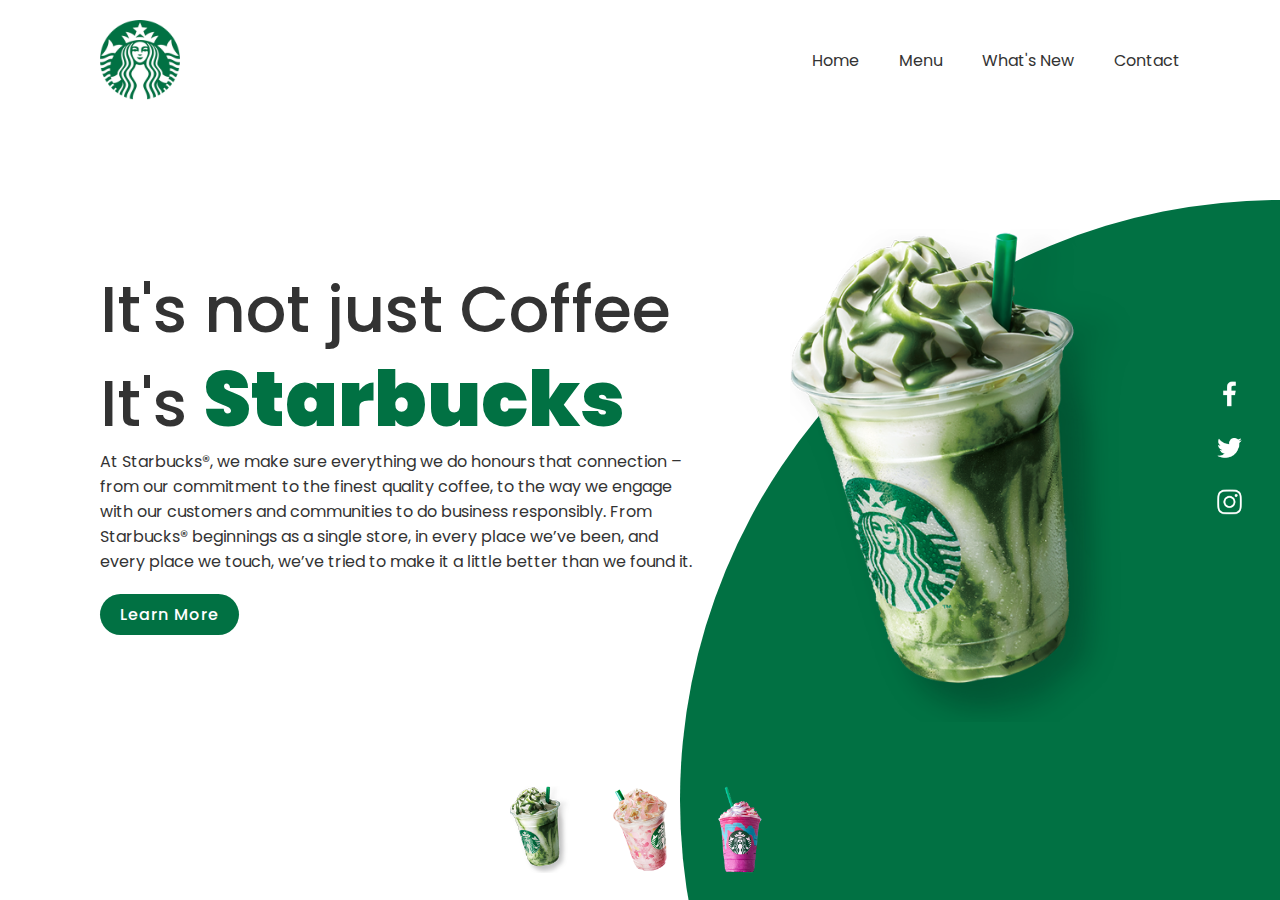
<file: index.html>
<!DOCTYPE html>
<html lang="en">
<head>
    <meta charset="UTF-8">
    <link rel="shortcut icon" href="favicon.ico">
    <title>Starbucks Website Landing Page</title>
    <link rel="stylesheet" href="style.css">
</head>
<body>
    <section>
        <div class="circle"></div>
        <header>
            <img src="logo.png" class="logo"
            alt=""><a href="#"></a>
            <ul>
                <li><a href="https://www.starbucks.com" target="_blank">Home</a></li>
                <li><a href="https://www.starbucks.com/menu" target="_blank">Menu</a></li>
                <li><a href="https://stories.starbucks.com/press/press-releases/" target="_blank">What's New</a></li>
                <li><a href="https://customerservice.starbucks.com/app/contact/ask/" target="_blank">Contact</a></li>
            </ul>
        </header>
        <div class="content">
            <div class="textBox">
                <h2>It's not just Coffee<br>It's
                    <span>Starbucks</span></h2>
                <p>At Starbucks®, we make sure everything we do honours that
                connection – from our commitment to the finest quality coffee,
                to the way we engage with our customers and communities to do
                business responsibly. From Starbucks® beginnings as a single store,
                in every place we’ve been, and every place we touch, we’ve tried
                to make it a little better than we found it.</p>
                <a href="https://www.starbucks.com/about-us/" target="_blank">Learn More</a>
            </div>
            <div class="imgBox">
                <img src="img1.png" class="starbucks"> 
        </div>
        </div>
        <ul class="thumb">
            <li><img src="thumb1.png" onclick="imgSlider('img1.png');changeCircleColor('#017143');"></li>
            <li><img src="thumb2.png" onclick="imgSlider('img2.png');changeCircleColor('#EB7495');"></li>
            <li><img src="thumb3.png" onclick="imgSlider('img3.png');changeCircleColor('#CD499C');"></li>
        </ul>
        <ul class="sci">
            <li><a href="https://www.facebook.com/Starbucks/" target="_blank"><img src="facebook.png"></a></li>
            <li><a href="https://twitter.com/starbucks/" target="_blank"><img src="twitter.png"></a></li>
            <li><a href="https://www.instagram.com/starbucks/" target="_blank"><img src="instagram.png"></a></li>
        </ul>
    </section>

    <script type="text/javascript">
    function imgSlider(anything){
        document.querySelector('.starbucks').src = anything;
    }

    function changeCircleColor(color){
        const circle = document.querySelector('.circle');
        circle.style.background = color;
    }
    </script>
</body>
</html>
</file>
<file: style.css>
@import url('https://fonts.googleapis.com/css?family=Poppins:200,300,400,500,600,700,800,900&display=swap');

*{
    margin: 0;
    padding: 0;
    box-sizing: border-box;
    font-family: 'Poppins', sans-serif;
}

section{
    position: relative;
    width: 100%;
    min-height: 100vh;
    padding: 100px;
    display: flex;
    justify-content: space-between;
    align-items: center;
    background: #fff;
}

header{
    position: absolute;
    top: 0;
    left: 0;
    width: 100%;
    padding: 20px 100px;
    display: flex;
    justify-content: space-between;
    align-items: center;
}

header .logo{
    position: relative;
    max-width: 80px;
}

header ul{
    position: relative;
    display: flex;
}

header ul li{
    list-style: none;
}

header ul li a{
    display: inline-block;
    color: #333;
    font-weight: 400;
    margin-left: 40px;
    text-decoration: none;
}

.content{
    position: relative;
    width: 100%;
    display: flex;
    justify-content: space-between;
    align-items: center;
}

.content .textBox{
    position: relative;
    max-width: 600px;
}

.content .textBox h2{
    color: #333;
    font-size: 4em;
    line-height: 1.4em;
    font-weight: 500;
}

.content .textBox h2 span{
    color: #017143;
    font-size: 1.2em;
    font-weight: 900;
}

.content .textBox p{
    color: #333;
}

.content .textBox a{
    display: inline-block;
    margin-top: 20px;
    padding: 8px 20px;
    background: #017143;
    color: #fff;
    border-radius: 40px;
    font-weight: 500;
    letter-spacing: 1px;
    text-decoration: none;
}

.content .imgBox{
    width: 600px;
    display: flex;
    justify-content: flex-end;
    padding-right: 50px;
    margin-top: 50px;
}

.content .imgBox img{
    max-width: 340px;
}

.thumb{
    position: absolute;
    left: 50%;
    bottom: 20px;
    transform: translateX(-50%);
    display: flex;
}

.thumb li{
    list-style: none;
    display: inline-block;
    margin: 0 20px;
    cursor: pointer;
    transition: 0.5s;
}

.thumb li:hover{
    transform: translateY(-15px);
}

.thumb li img{
    max-width: 60px;
}

.sci{
    position: absolute;
    top: 50%;
    right: 30px;
    transform: translateY(-50%);
    display: flex;
    justify-content: center;
    align-items: center;
    flex-direction: column;
}

.sci li{
    list-style: none;
}

.sci li a{
    display: inline-block;
    margin: 5px 0;
    transform: scale(0.6);
    filter: invert(1);
}

.circle{
    position: absolute;
    top: 0;
    left: 0;
    width: 100%;
    height: 100%;
    background: #017143;
    clip-path: circle(600px at right 800px);
}
</file>
